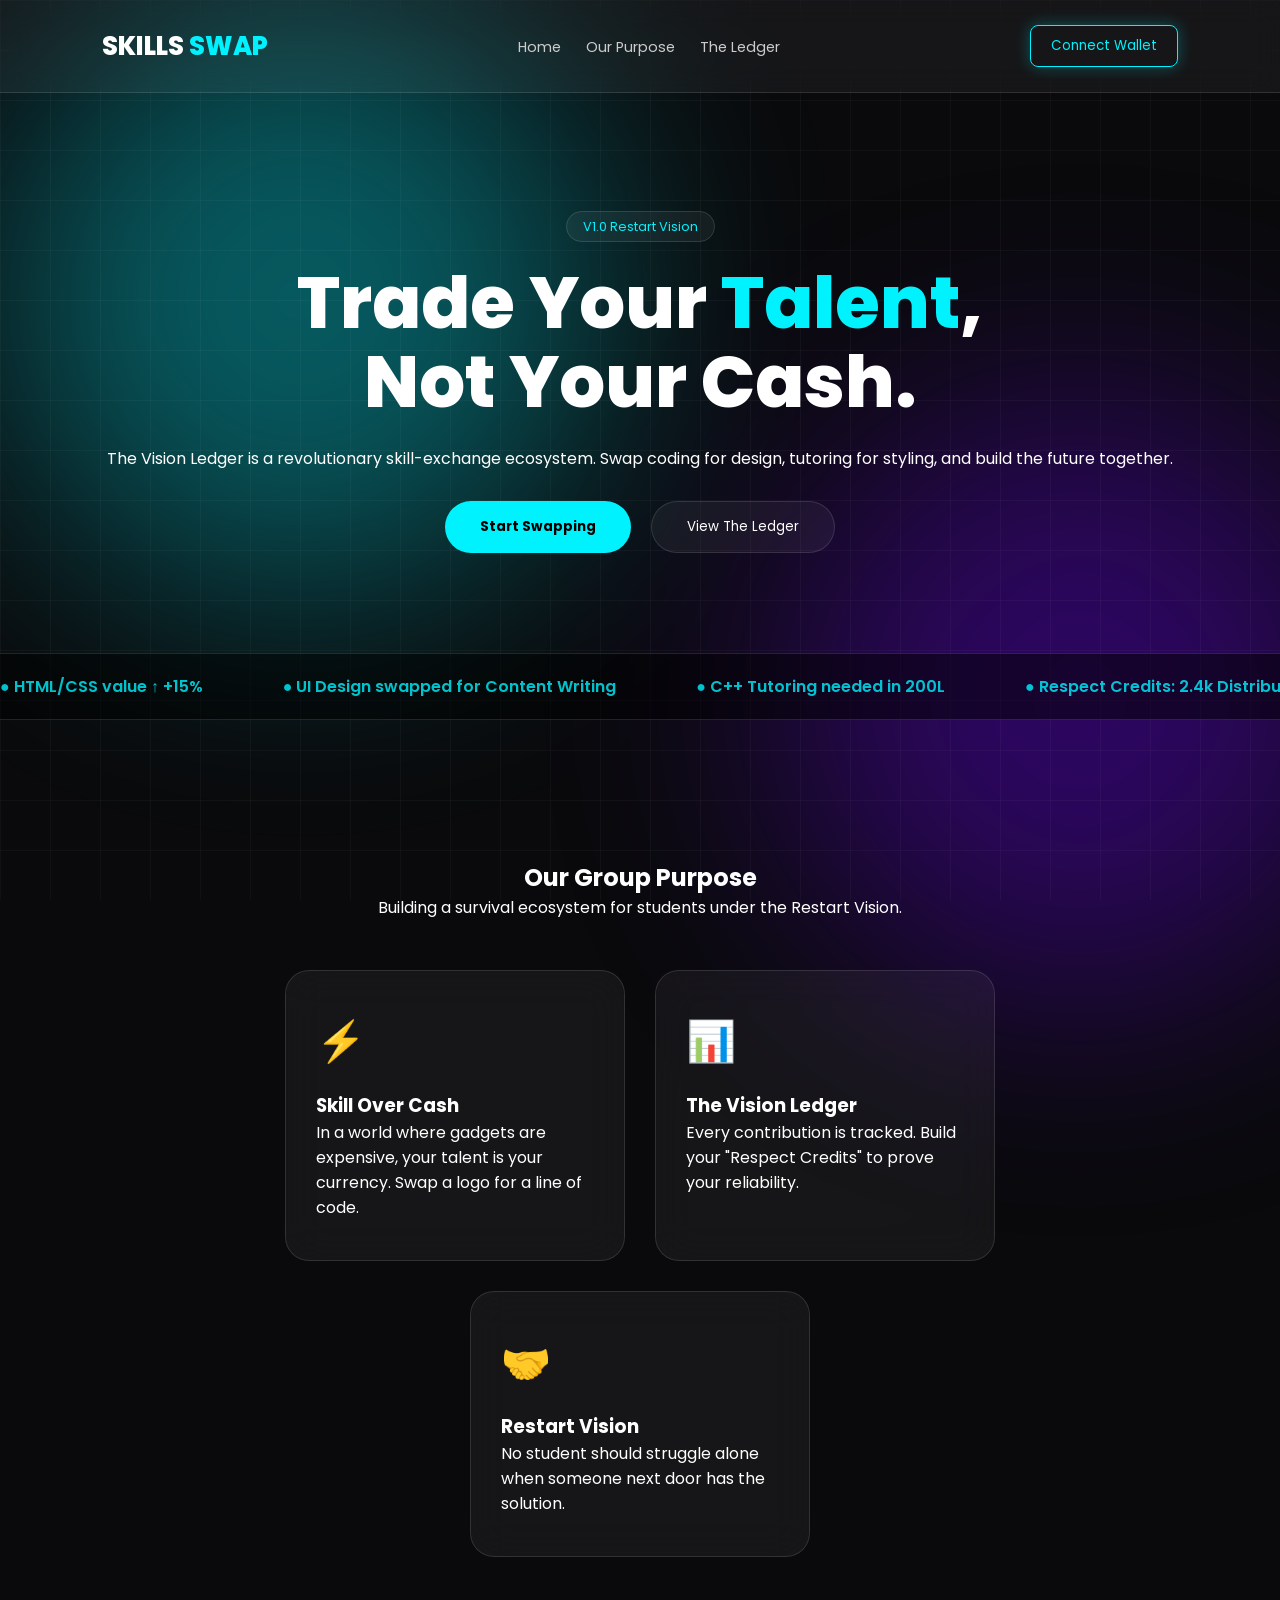
<file: index.html>
<!DOCTYPE html>
<html lang="en">
<head>
    <meta charset="UTF-8">
    <meta name="viewport" content="width=device-width, initial-scale=1.0">
    <title>Skills-Swap | The Vision Ledger</title>
    <link href="https://fonts.googleapis.com/css2?family=Poppins:wght@300;400;600;800&display=swap" rel="stylesheet">
    <link rel="stylesheet" href="./style.css">
</head>
<body>
    <div class="bg-wrapper">
        <div class="blob"></div>
        <div class="blob2"></div>
        <div class="grid-overlay"></div>
    </div>

    <header>
        <nav class="glass-nav">
            <div class="logo">SKILLS <span>SWAP</span></div>
            <ul class="nav-links">
                <li><a href="#home">Home</a></li>
                <li><a href="#purpose">Our Purpose</a></li>
                <li><a href="#ledger">The Ledger</a></li>
            </ul>
            <button class="btn-glow">Connect Wallet</button>
        </nav>
    </header>

    <main>
        <section class="hero" id="home">
            <span class="badge">V1.0 Restart Vision</span>
            <h1>Trade Your <span>Talent</span>,<br> Not Your Cash.</h1>
            <p>The Vision Ledger is a revolutionary skill-exchange ecosystem. Swap coding for design, tutoring for styling, and build the future together.</p>
            <div class="hero-btns">
                <button class="btn-primary">Start Swapping</button>
                <button class="btn-secondary">View The Ledger</button>
            </div>
        </section>

        <div class="ticker-wrap">
            <div class="ticker">
                <span class="ticker-item">● HTML/CSS value ↑ +15%</span>
                <span class="ticker-item">● UI Design swapped for Content Writing</span>
                <span class="ticker-item">● C++ Tutoring needed in 200L</span>
                <span class="ticker-item">● Respect Credits: 2.4k Distributed</span>
            </div>
        </div>

        <section class="purpose-section" id="purpose">
            <div class="section-header">
                <h2>Our <span>Group Purpose</span></h2>
                <p>Building a survival ecosystem for students under the Restart Vision.</p>
            </div>
            <div class="purpose-grid">
                <div class="purpose-card">
                    <div class="icon">⚡</div>
                    <h3>Skill Over Cash</h3>
                    <p>In a world where gadgets are expensive, your talent is your currency. Swap a logo for a line of code.</p>
                </div>
                <div class="purpose-card">
                    <div class="icon">📊</div>
                    <h3>The Vision Ledger</h3>
                    <p>Every contribution is tracked. Build your "Respect Credits" to prove your reliability.</p>
                </div>
                <div class="purpose-card">
                    <div class="icon">🤝</div>
                    <h3>Restart Vision</h3>
                    <p>No student should struggle alone when someone next door has the solution.</p>
                </div>
            </div>
        </section>
    </main>
</body>
</html>
</file>
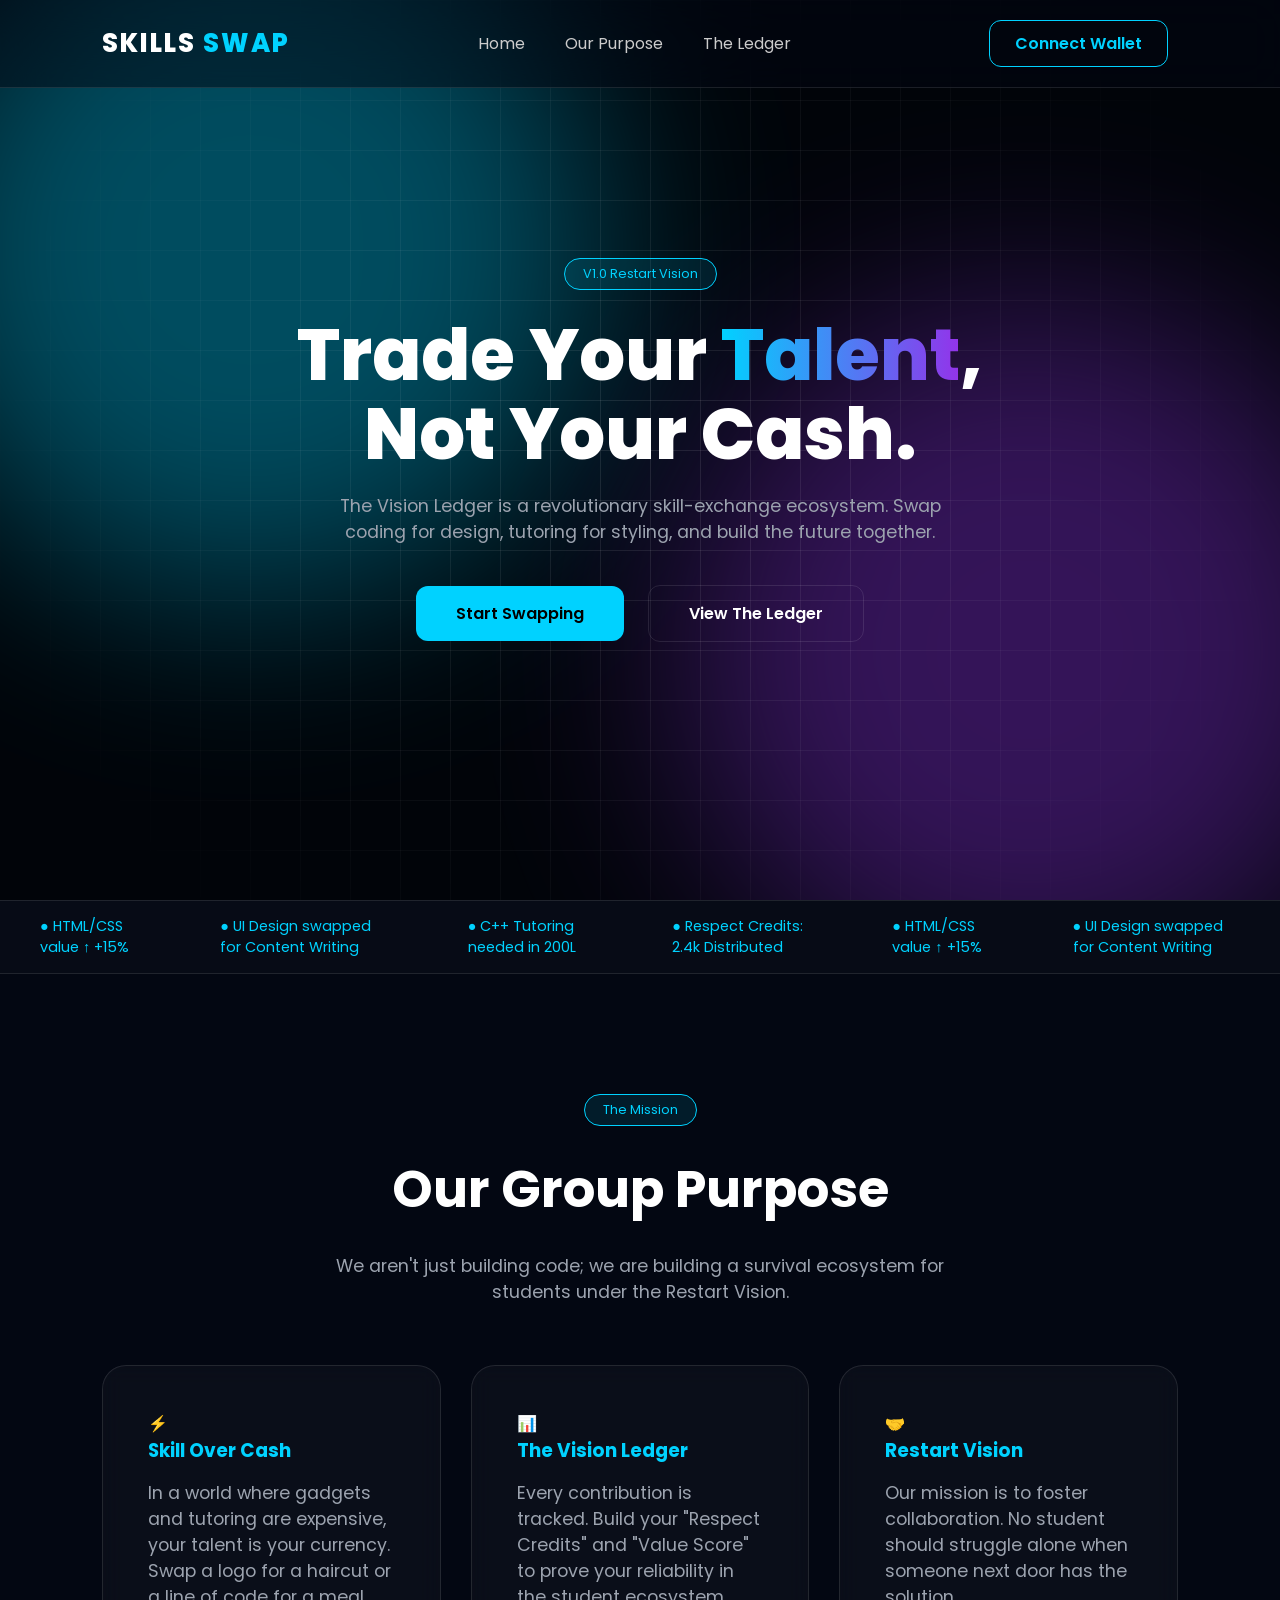
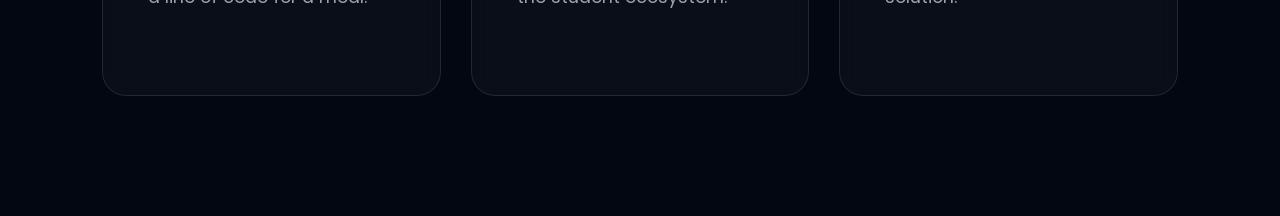
<file: vision-ledger/index.html>
<!DOCTYPE html>
<html lang="en">
<head>
    <meta charset="UTF-8">
    <meta name="viewport" content="width=device-width, initial-scale=1.0">
    <title>skills-Swap | The Vision Ledger</title>
    <link href="https://fonts.googleapis.com/css2?family=Poppins:wght@300;400;600;800&display=swap" rel="stylesheet">
    <link rel="stylesheet" href="style.css">
</head>
<body>

    <div class="bg-wrapper">
        <div class="blob"></div>
        <div class="blob2"></div>
        <div class="grid-overlay"></div>
    </div>

    <header>
        <nav class="glass-nav">
            <div class="logo">SKILLS <span>SWAP</span></div>
            <ul class="nav-links">
                <li><a href="#home">Home</a></li>
                <li><a href="#purpose">Our Purpose</a></li>
                <li><a href="#ledger">The Ledger</a></li>
            </ul>
            <button class="btn-glow">Connect Wallet</button>
        </nav>
    </header>

    <main>
        <section class="hero" id="home">
            <div class="hero-content">
                <span class="badge">V1.0 Restart Vision</span>
                <h1>Trade Your <span>Talent</span>,<br> Not Your Cash.</h1>
                <p>The Vision Ledger is a revolutionary skill-exchange ecosystem. Swap coding for design, tutoring for styling, and build the future together.</p>
                
                <div class="hero-btns">
                    <button class="btn-primary">Start Swapping</button>
                    <button class="btn-secondary">View The Ledger</button>
                </div>
            </div>
        </section>

        <div class="ticker-wrap">
            <div class="ticker">
                <span class="ticker-item">● HTML/CSS value ↑ +15%</span>
                <span class="ticker-item">● UI Design swapped for Content Writing</span>
                <span class="ticker-item">● C++ Tutoring needed in 200L</span>
                <span class="ticker-item">● Respect Credits: 2.4k Distributed</span>
                <span class="ticker-item">● HTML/CSS value ↑ +15%</span>
                <span class="ticker-item">● UI Design swapped for Content Writing</span>
            </div>
        </div>

        <section class="purpose-section" id="purpose">
            <div class="section-header">
                <span class="badge">The Mission</span>
                <h2>Our <span>Group Purpose</span></h2>
                <p>We aren't just building code; we are building a survival ecosystem for students under the Restart Vision.</p>
            </div>

            <div class="purpose-grid">
                <div class="purpose-card">
                    <div class="icon">⚡</div>
                    <h3>Skill Over Cash</h3>
                    <p>In a world where gadgets and tutoring are expensive, your talent is your currency. Swap a logo for a haircut or a line of code for a meal.</p>
                </div>

                <div class="purpose-card">
                    <div class="icon">📊</div>
                    <h3>The Vision Ledger</h3>
                    <p>Every contribution is tracked. Build your "Respect Credits" and "Value Score" to prove your reliability in the student ecosystem.</p>
                </div>

                <div class="purpose-card">
                    <div class="icon">🤝</div>
                    <h3>Restart Vision</h3>
                    <p>Our mission is to foster collaboration. No student should struggle alone when someone next door has the solution.</p>
                </div>
            </div>
        </section>
    </main>

</body>
</html>
</file>
<file: style.css>
:root {
    --primary: #00f2fe;
    --bg-dark: #0a0a0c;
    --glass: rgba(255, 255, 255, 0.05);
    --glass-border: rgba(255, 255, 255, 0.12);
}

* { margin: 0; padding: 0; box-sizing: border-box; font-family: 'Poppins', sans-serif; }
body { background-color: var(--bg-dark); color: white; overflow-x: hidden; }

/* --- THE FAST MOVING OBJECTS --- */
.bg-wrapper { position: fixed; top: 0; left: 0; width: 100%; height: 100%; z-index: -1; }
.blob, .blob2 {
    position: absolute; width: 600px; height: 600px; background: var(--primary);
    filter: blur(120px); border-radius: 50%; opacity: 0.35;
    animation: drift 3s infinite alternate ease-in-out; /* EXTREMELY FAST */
}
.blob2 { right: -100px; bottom: -100px; background: #7000ff; animation-duration: 4s; }

@keyframes drift {
    from { transform: translate(-200px, -100px) scale(1); }
    to { transform: translate(300px, 200px) scale(1.5); }
}

.grid-overlay {
    position: absolute; inset: 0;
    background-image: linear-gradient(rgba(255,255,255,0.03) 1px, transparent 1px),
                      linear-gradient(90deg, rgba(255,255,255,0.03) 1px, transparent 1px);
    background-size: 50px 50px;
}

/* --- CARDS & GLASSMORPHISM --- */
.purpose-section { padding: 100px 8%; text-align: center; }
.purpose-grid { display: flex; flex-wrap: wrap; justify-content: center; gap: 30px; margin-top: 50px; }
.purpose-card {
    background: var(--glass);
    padding: 40px 30px;
    border-radius: 24px;
    border: 1px solid var(--glass-border);
    width: 340px;
    text-align: left;
    backdrop-filter: blur(20px);
    transition: transform 0.3s ease;
}
.purpose-card:hover { transform: translateY(-10px); border-color: var(--primary); }
.icon { font-size: 2.5rem; margin-bottom: 20px; }

/* --- OTHER STYLES --- */
.glass-nav { display: flex; justify-content: space-between; align-items: center; padding: 25px 8%; background: var(--glass); backdrop-filter: blur(15px); border-bottom: 1px solid var(--glass-border); position: sticky; top: 0; z-index: 100; }
.logo { font-weight: 800; font-size: 1.6rem; }
.logo span { color: var(--primary); }
.nav-links { display: flex; list-style: none; gap: 25px; }
.nav-links a { text-decoration: none; color: #ccc; font-size: 0.9rem; }
.btn-glow { padding: 10px 20px; background: transparent; border: 1px solid var(--primary); color: var(--primary); border-radius: 8px; cursor: pointer; box-shadow: 0 0 15px rgba(0, 242, 254, 0.3); }

.hero { padding: 120px 8% 60px; text-align: center; }
.badge { background: var(--glass); padding: 6px 16px; border-radius: 20px; border: 1px solid var(--glass-border); color: var(--primary); font-size: 0.8rem; }
h1 { font-size: clamp(2.5rem, 8vw, 4.5rem); line-height: 1.1; margin: 25px 0; font-weight: 800; }
h1 span { color: var(--primary); }
.hero-btns { display: flex; justify-content: center; gap: 20px; margin-top: 30px; }
.btn-primary { background: var(--primary); color: black; padding: 15px 35px; border-radius: 50px; border: none; font-weight: 700; cursor: pointer; }
.btn-secondary { background: var(--glass); color: white; padding: 15px 35px; border-radius: 50px; border: 1px solid var(--glass-border); cursor: pointer; }

.ticker-wrap { background: rgba(0,0,0,0.5); padding: 20px 0; overflow: hidden; margin: 40px 0; border-top: 1px solid var(--glass-border); border-bottom: 1px solid var(--glass-border); }
.ticker { display: flex; gap: 80px; white-space: nowrap; animation: scroll 15s linear infinite; }
.ticker-item { font-weight: 600; color: var(--primary); opacity: 0.8; }
@keyframes scroll { from { transform: translateX(100%); } to { transform: translateX(-100%); } }

@media (max-width: 768px) {
    .glass-nav { flex-direction: column; gap: 20px; }
    .nav-links { gap: 15px; }
    .hero-btns { flex-direction: column; align-items: center; }
    .btn-primary, .btn-secondary { width: 100%; max-width: 300px; }
    .purpose-card { width: 100%; }
}
</file>
<file: vision-ledger/style.css>
/* 1. the colours */
:root {
    --primary: #00d2ff;      /* Electric Blue */
    --secondary: #9333ea;    /* Cyber Purple */
    --bg: #030712;
    --glass: rgba(255, 255, 255, 0.03);
    --border: rgba(255, 255, 255, 0.1);
}

* {
    margin: 0;
    padding: 0;
    box-sizing: border-box;
    font-family: 'Poppins', sans-serif;
    scroll-behavior: smooth;
}

body {
    background-color: var(--bg);
    color: #fff;
    overflow-x: hidden;
}

/* 2. THE MOVING BACKGROUND */
.bg-wrapper {
    position: fixed;
    top: 0;
    left: 0;
    width: 100vw;
    height: 100vh;
    z-index: -1;
    overflow: hidden;
    background: #010409;
}

.blob, .blob2 {
    position: absolute;
    width: 700px;
    height: 700px;
    border-radius: 50%;
    filter: blur(100px);
    opacity: 0.35; /* Made it a bit brighter to be obvious */
}

.blob {
    background: var(--primary);
    top: -100px;
    left: -100px;
    /* Speed set to 8s (Very Obvious) */
    animation: moveFast 8s infinite alternate ease-in-out;
}

.blob2 {
    background: var(--secondary);
    bottom: -100px;
    right: -100px;
    /* Speed set to 10s */
    animation: moveFastReverse 10s infinite alternate-reverse ease-in-out;
}

@keyframes moveFast {
    0% { transform: translate(0,0) scale(1); }
    100% { transform: translate(40vw, 40vh) scale(1.2); }
}

@keyframes moveFastReverse {
    0% { transform: translate(0,0) scale(1.2); }
    100% { transform: translate(-40vw, -40vh) scale(1); }
}

.grid-overlay {
    position: absolute;
    width: 100%;
    height: 100%;
    background-image: linear-gradient(var(--border) 1px, transparent 1px), 
                      linear-gradient(90deg, var(--border) 1px, transparent 1px);
    background-size: 50px 50px;
    mask-image: radial-gradient(circle at center, black, transparent 85%);
}

/* 3. THE ORIGINAL NAVBAR (HEADER) */
header {
    width: 100%;
    position: fixed;
    top: 0;
    z-index: 1000;
}

.glass-nav {
    display: flex;
    justify-content: space-between;
    align-items: center;
    padding: 20px 8%;
    background: rgba(3, 7, 18, 0.5);
    backdrop-filter: blur(20px);
    border-bottom: 1px solid var(--border);
}

.logo { font-size: 1.6rem; font-weight: 800; letter-spacing: 2px; }
.logo span { color: var(--primary); }

.nav-links { display: flex; list-style: none; }
.nav-links li { margin: 0 20px; }
.nav-links a { text-decoration: none; color: #ccc; transition: 0.3s; }
.nav-links a:hover { color: var(--primary); }

/* 4. THE ORIGINAL HERO SECTION */
.hero {
    height: 100vh;
    display: flex;
    align-items: center;
    justify-content: center;
    text-align: center;
}

.badge {
    background: rgba(0, 210, 255, 0.1);
    color: var(--primary);
    padding: 6px 18px;
    border-radius: 30px;
    font-size: 0.8rem;
    border: 1px solid var(--primary);
    display: inline-block;
    margin-bottom: 25px;
}

h1 { font-size: 4.5rem; font-weight: 800; margin-bottom: 20px; line-height: 1.1; }
h1 span {
    background: linear-gradient(to right, var(--primary), var(--secondary));
    -webkit-background-clip: text;
    -webkit-text-fill-color: transparent;
}

p {
    color: #9ca3af;
    max-width: 650px;
    margin: 0 auto 40px;
    font-size: 1.1rem;
}

/* 5. ORIGINAL BUTTON SIZES (FIXED) */
.hero-btns button, .btn-glow {
    padding: 15px 40px; /* Kept big and bold */
    border-radius: 12px;
    font-size: 1rem;
    font-weight: 600;
    cursor: pointer;
    margin: 0 10px;
    transition: 0.3s;
}

.btn-primary { background: var(--primary); border: none; color: #000; }
.btn-secondary { background: transparent; border: 1px solid var(--border); color: #fff; }
.btn-glow { padding: 10px 25px; border: 1px solid var(--primary); color: var(--primary); background: transparent; }

.btn-primary:hover { transform: translateY(-5px); box-shadow: 0 10px 30px rgba(0,210,255,0.4); }

/* 6. TICKER & PURPOSE (ORIGINAL) */
.ticker-wrap {
    width: 100%;
    overflow: hidden;
    background: rgba(255,255,255,0.02);
    padding: 15px 0;
    border-top: 1px solid var(--border);
    border-bottom: 1px solid var(--border);
}

.ticker { display: flex; animation: tickerMove 20s linear infinite; }
@keyframes tickerMove { 0% { transform: translateX(0); } 100% { transform: translateX(-50%); } }
.ticker-item { padding: 0 40px; color: var(--primary); font-size: 0.9rem; }

.purpose-section { padding: 120px 8%; text-align: center; }
.section-header h2 { font-size: 3.2rem; margin-bottom: 25px; }
.purpose-grid { display: grid; grid-template-columns: repeat(auto-fit, minmax(300px, 1fr)); gap: 30px; margin-top: 60px; }
.purpose-card { background: var(--glass); padding: 45px; border-radius: 24px; border: 1px solid var(--border); text-align: left; backdrop-filter: blur(10px); transition: 0.4s; }
.purpose-card:hover { border-color: var(--primary); transform: translateY(-15px); }
.purpose-card h3 { color: var(--primary); margin-bottom: 15px; }
</file>
